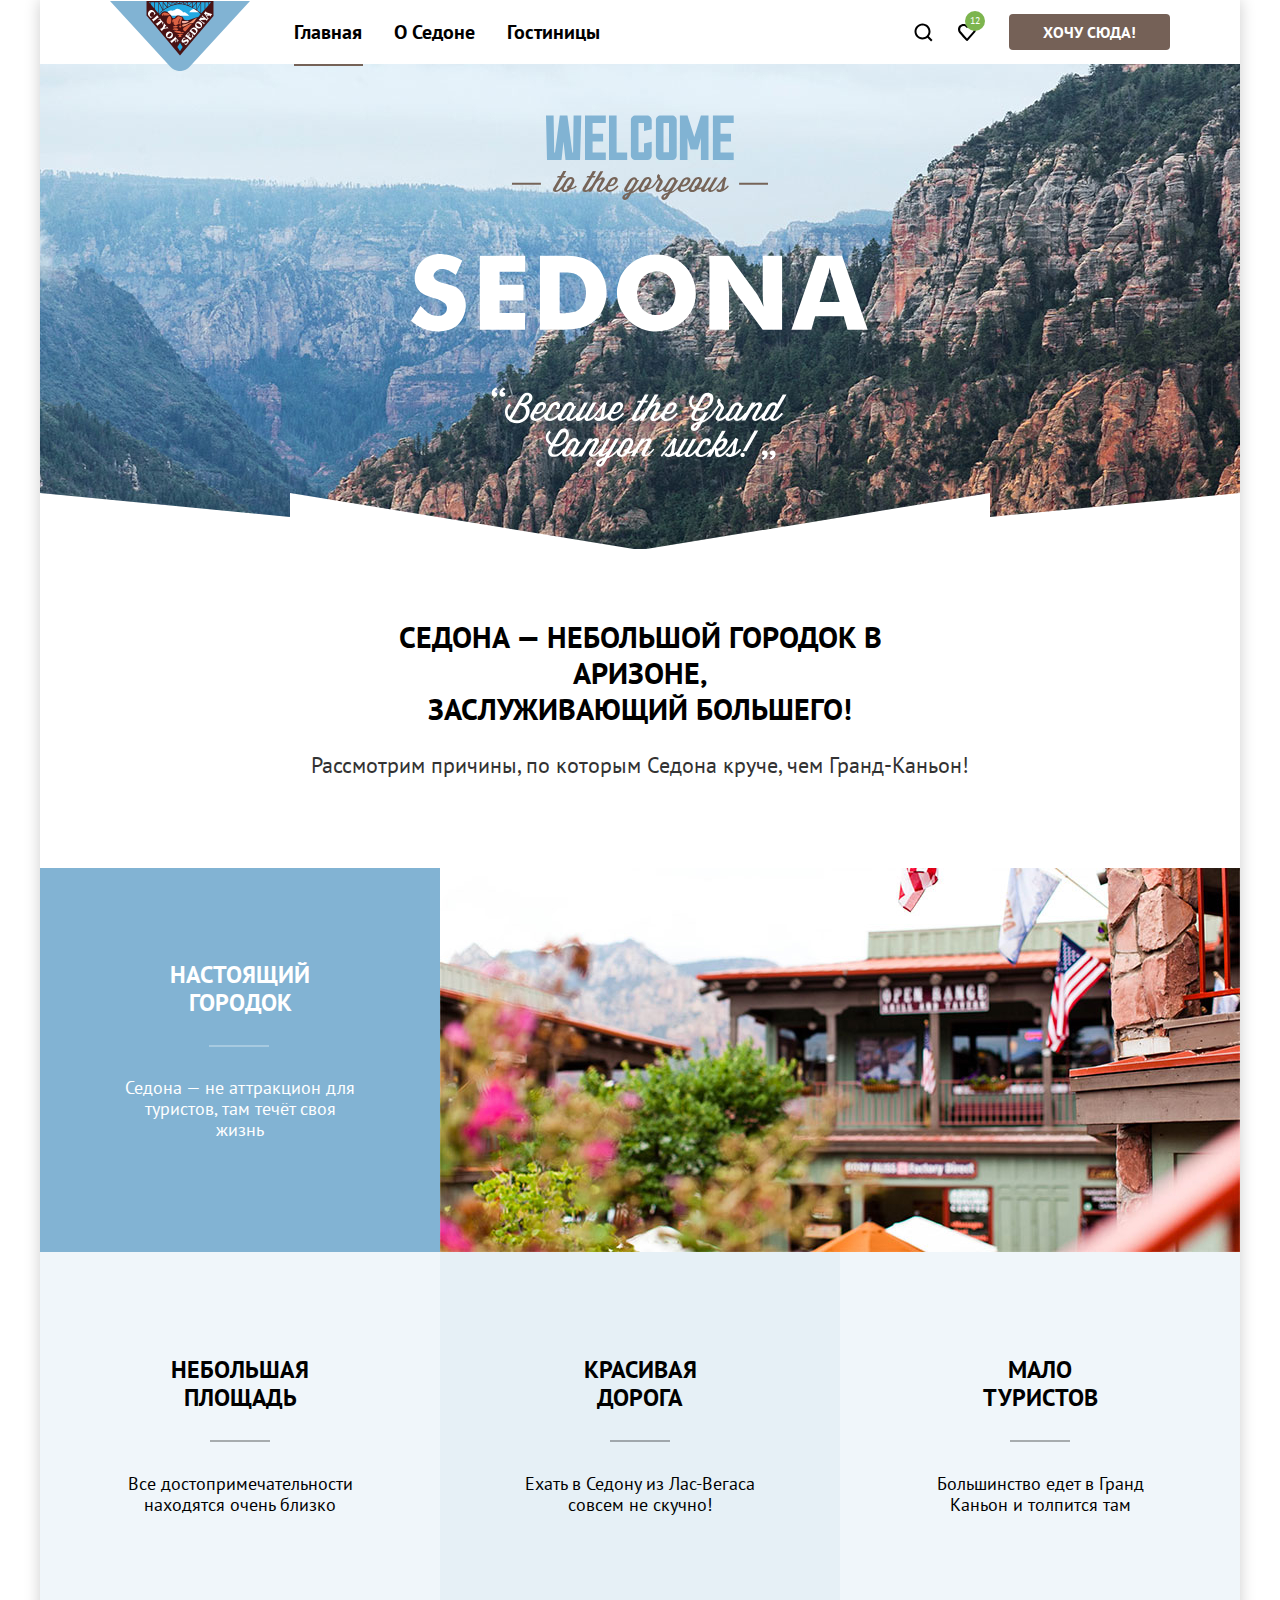
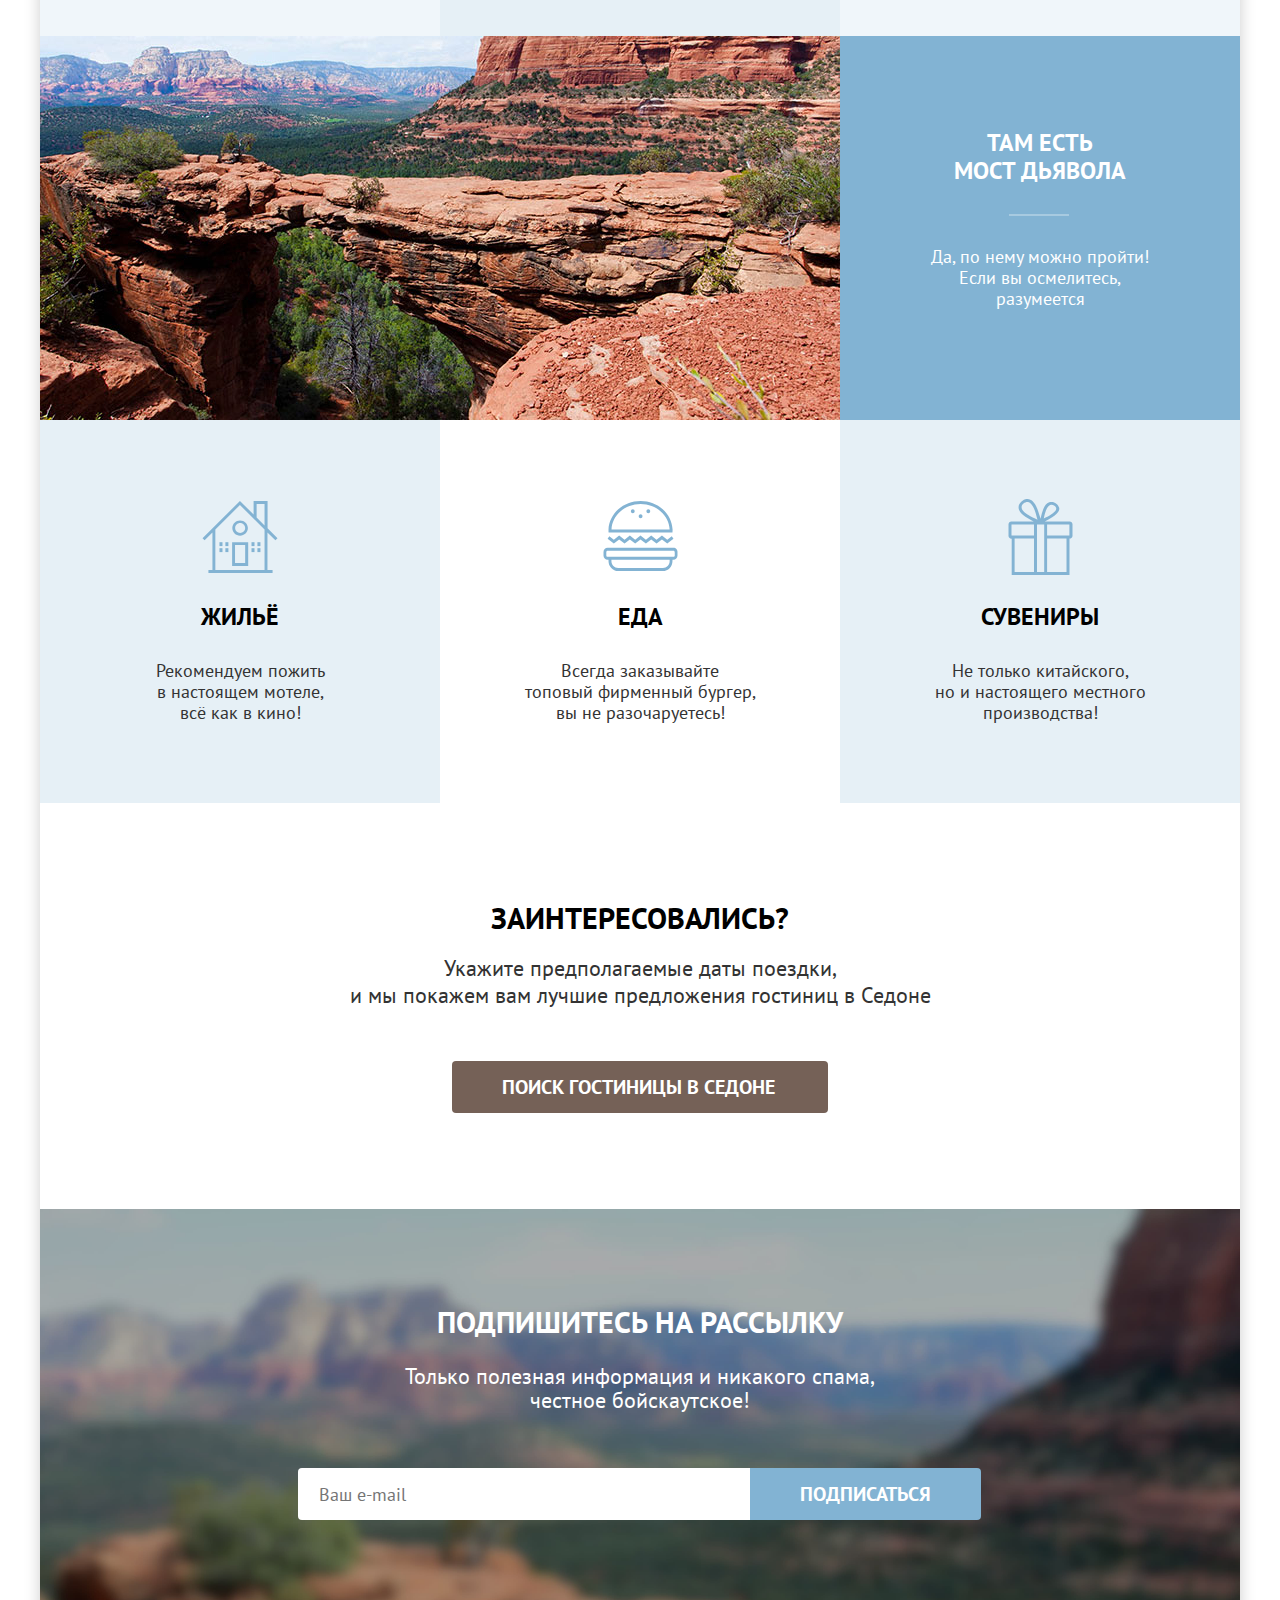
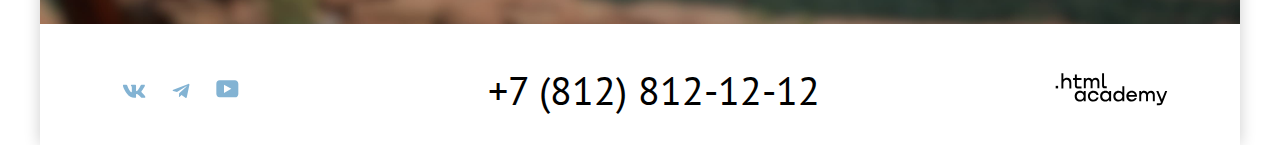
<file: index.html>
<!DOCTYPE html>
<html lang="ru">
<head>
  <meta charset="utf-8">
  <title>HTML Academy: Седона</title>
  <link rel="stylesheet" href="styles/styles.css">
  <link rel="icon" href="favicon.ico">
</head>
<body>
<div class="wrapper">
  <header class="page-header">
    <nav class="navigation">
      <div class="my-flex-container">
        <a class="logoLink" href="index.html">
          <img class="logo" src="images/logo-sedona.svg" height="70" width="140" alt="Логотип Седона.">
        </a>
        <ul class="navigation-list">
          <li class="navigation-item">
            <a class="navigation-link line" href="#">Главная</a>
          </li>
          <li class="navigation-item">
            <a class="navigation-link" href="#">О Седоне</a>
          </li>
          <li class="navigation-item">
            <a class="navigation-link" href="#">Гостиницы</a>
          </li>
        </ul>
      </div>
      <ul class="navigation-user">
        <li class="navigation-item2">
          <a class="navigation-link-search" href="#">
            <span class="visually-hidden">Поиск.</span>
          </a>
        </li>
        <li class="navigation-item2">
          <a class="likes" href="#">
            <div class="likes-num">12</div>
            <span class="visually-hidden">Избранное.</span>
          </a>
        </li>
        <li class="navigation-item2">
          <a class="navigation-link-button" href="#">Хочу сюда!</a>
        </li>
      </ul>
    </nav>
  </header>
  <main>
    <div class="banner">
    </div>
    <section class="welcome-block">
      <div class="welcome-text">
        <h1 class="welcome-text-h1">Седона — небольшой городок в Аризоне,<br> заслуживающий большего!</h1>
        <p class="welcome-text-p">Рассмотрим причины, по которым Седона круче, чем Гранд-Каньон!</p>
      </div>
    </section>
    <section class="city-block">
      <div class="city-block-1">
        <h2 class="city-title img-1">Настоящий городок</h2>
        <p class="city-description">Седона — не аттракцион для туристов, там течёт
          своя жизнь</p>
      </div>
      <img class="photo-2" alt="здания и флаги в Седоне." src="images/photo.jpg" width="800" height="384">
    </section>
    <section class="advantages-block">
      <div class="block-square">
        <h2 class="advantages-title">Небольшая<br> площадь</h2>
        <p class="advantages-description">Все достопримечательности<br> находятся очень близко</p>
      </div>
      <div class="block-road">
        <h2 class="advantages-title">Красивая<br> дорога</h2>
        <p class="advantages-description">Ехать в Седону из Лас-Вегаса<br> совсем не скучно!</p>
      </div>
      <div class="block-tourists">
        <h2 class="advantages-title">Мало<br> туристов</h2>
        <p class="advantages-description">Большинство едет в Гранд<br> Каньон и толпится там</p>
      </div>
    </section>
    <section class="bridge-block">
      <img class="photo-3" alt="Мост дьявола." src="images/photo-2.jpg" width="800" height="384">
      <div class="bridge-block-1">
        <h2 class="bridge-title">Там есть<br> мост дьявола</h2>
        <p class="bridge-description">Да, по нему можно пройти! Если вы осмелитесь,
          разумеется</p>
      </div>
    </section>
    <section class="promo-block">
      <div class="promo-house">
        <h2 class="promo-house-text">Жильё</h2>
        <p class="promo-subtitle">Рекомендуем пожить<br> в настоящем мотеле,<br> всё как в кино!</p>
      </div>
      <div class="promo-food">
        <h2 class="promo-food-text">Еда</h2>
        <p class="promo-subtitle">Всегда заказывайте<br> топовый фирменный бургер,<br> вы не разочаруетесь!</p>
      </div>
      <div class="souvenir-block">
        <h2 class="souvenir-block-text">Сувениры</h2>
        <p class="promo-subtitle">Не только китайского,<br> но и настоящего местного<br> производства!</p>
      </div>
    </section>
    <section class="index-columns-block">
      <h2 class="index-columns-title"><b>Заинтересовались?</b></h2>
      <p class="index-columns-description">Укажите предполагаемые даты поездки,<br> и мы покажем вам лучшие предложения
        гостиниц в Седоне</p>
      <a class="index-hotel-search" href="#">поиск гостиницы в седоне</a>
    </section>
    <section class="newsletter-block">
      <h2 class="newsletter-title">Подпишитесь на рассылку</h2>
      <p class="newsletter-title-p">Только полезная информация и никакого спама, честное бойскаутское!</p>
      <form class="form" action="http://echo.htmlacademy.ru/" method="post">
        <label for="newsletter-email">
          <span class="visually-hidden">Введите ваш email.</span>
        </label>
        <input class="field" placeholder="Ваш e-mail" type="email" name="newsletter-email"
               id="newsletter-email" required>
        <input class="button-subscribe" value="Подписаться" type="submit">
      </form>
    </section>
  </main>
  <footer class="footer-container">
    <div class="footer-social-list">
      <div class="footer-social-item">
        <a class="button" href="https://vk.com/htmlacademy">
          <img class="background-1" src="images/vk.svg" width="24" height="14" alt="Кнопка вконтакте.">
        </a>
      </div>
      <div class="footer-social-item">
        <a class="button" href="https://t.me/htmlacademy">
          <img class="background-2" src="images/telegram.svg" width="18" height="15" alt="Кнопка телеграм.">
        </a>
      </div>
      <div class="footer-social-item">
        <a class="button" href="https://www.youtube.com/user/htmlacademyru">
          <img class="background-3" src="images/yt.svg" width="23" height="18" alt="Кнопка ютуб.">
        </a>
      </div>
    </div>
    <div>
      <a class="contacts-phone" href="tel:+79876543210">+7 (812) 812-12-12</a>
    </div>
    <div class="html_academy">
      <a class="button" href="https://htmlacademy.ru">
        <img class="logo-1" src="images/html_academy.svg" height="33" width="115" alt="Логотип HTML Academy.">
      </a>
    </div>
  </footer>
</div>
</body>
</html>
</file>
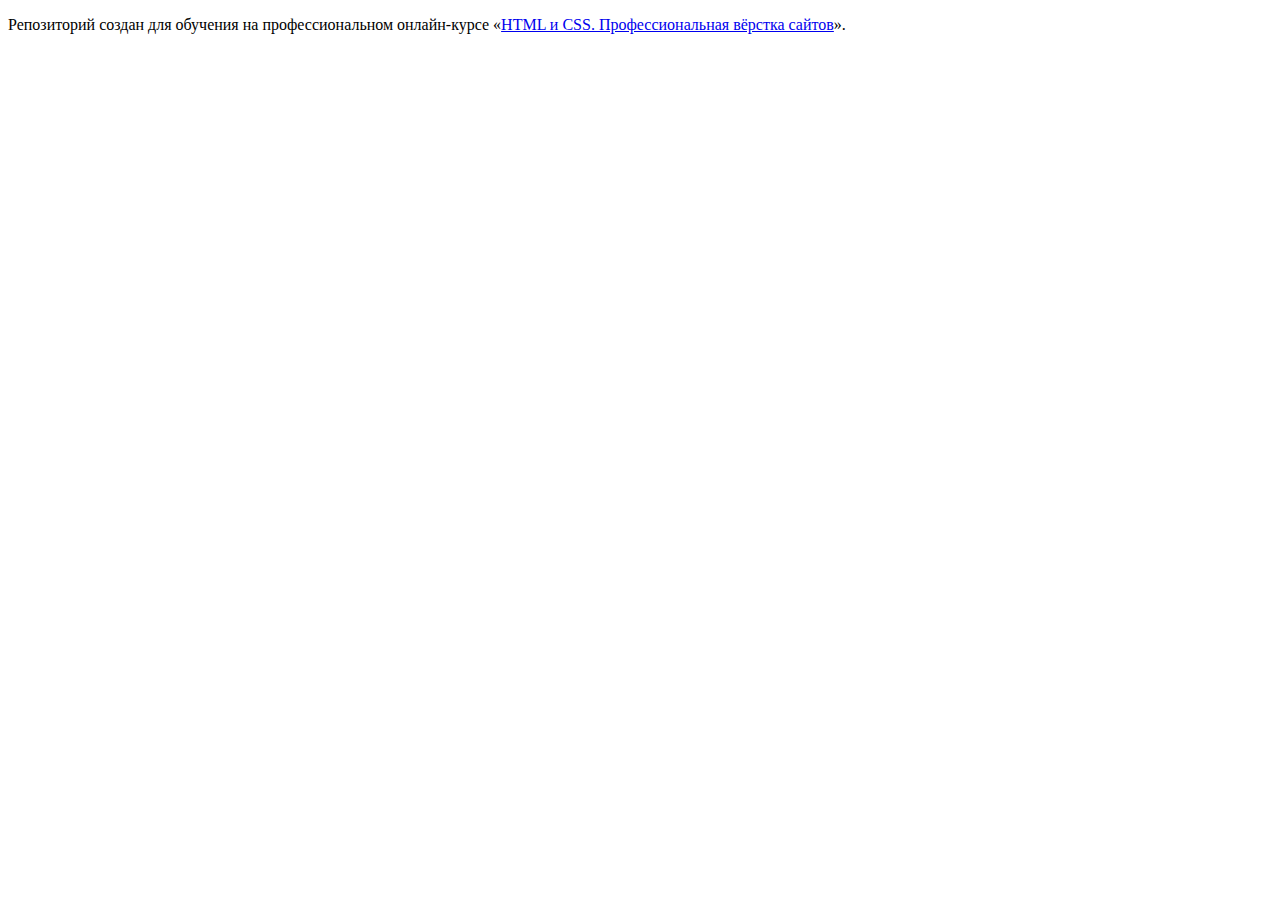
<file: 1/index.html>
<!DOCTYPE html>
<html lang="ru">
  <head>
    <meta charset="utf-8">
    <title>HTML Academy: Седона</title>
    <base href="https://htmlacademy-htmlcss.github.io/2102761-sedona-35/1/">
</head>
  <body>

    <p>Репозиторий создан для обучения на профессиональном онлайн‑курсе «<a href="https://htmlacademy.ru/intensive/htmlcss">HTML и CSS. Профессиональная вёрстка сайтов</a>».</p>

  </body>
</html>
</file>
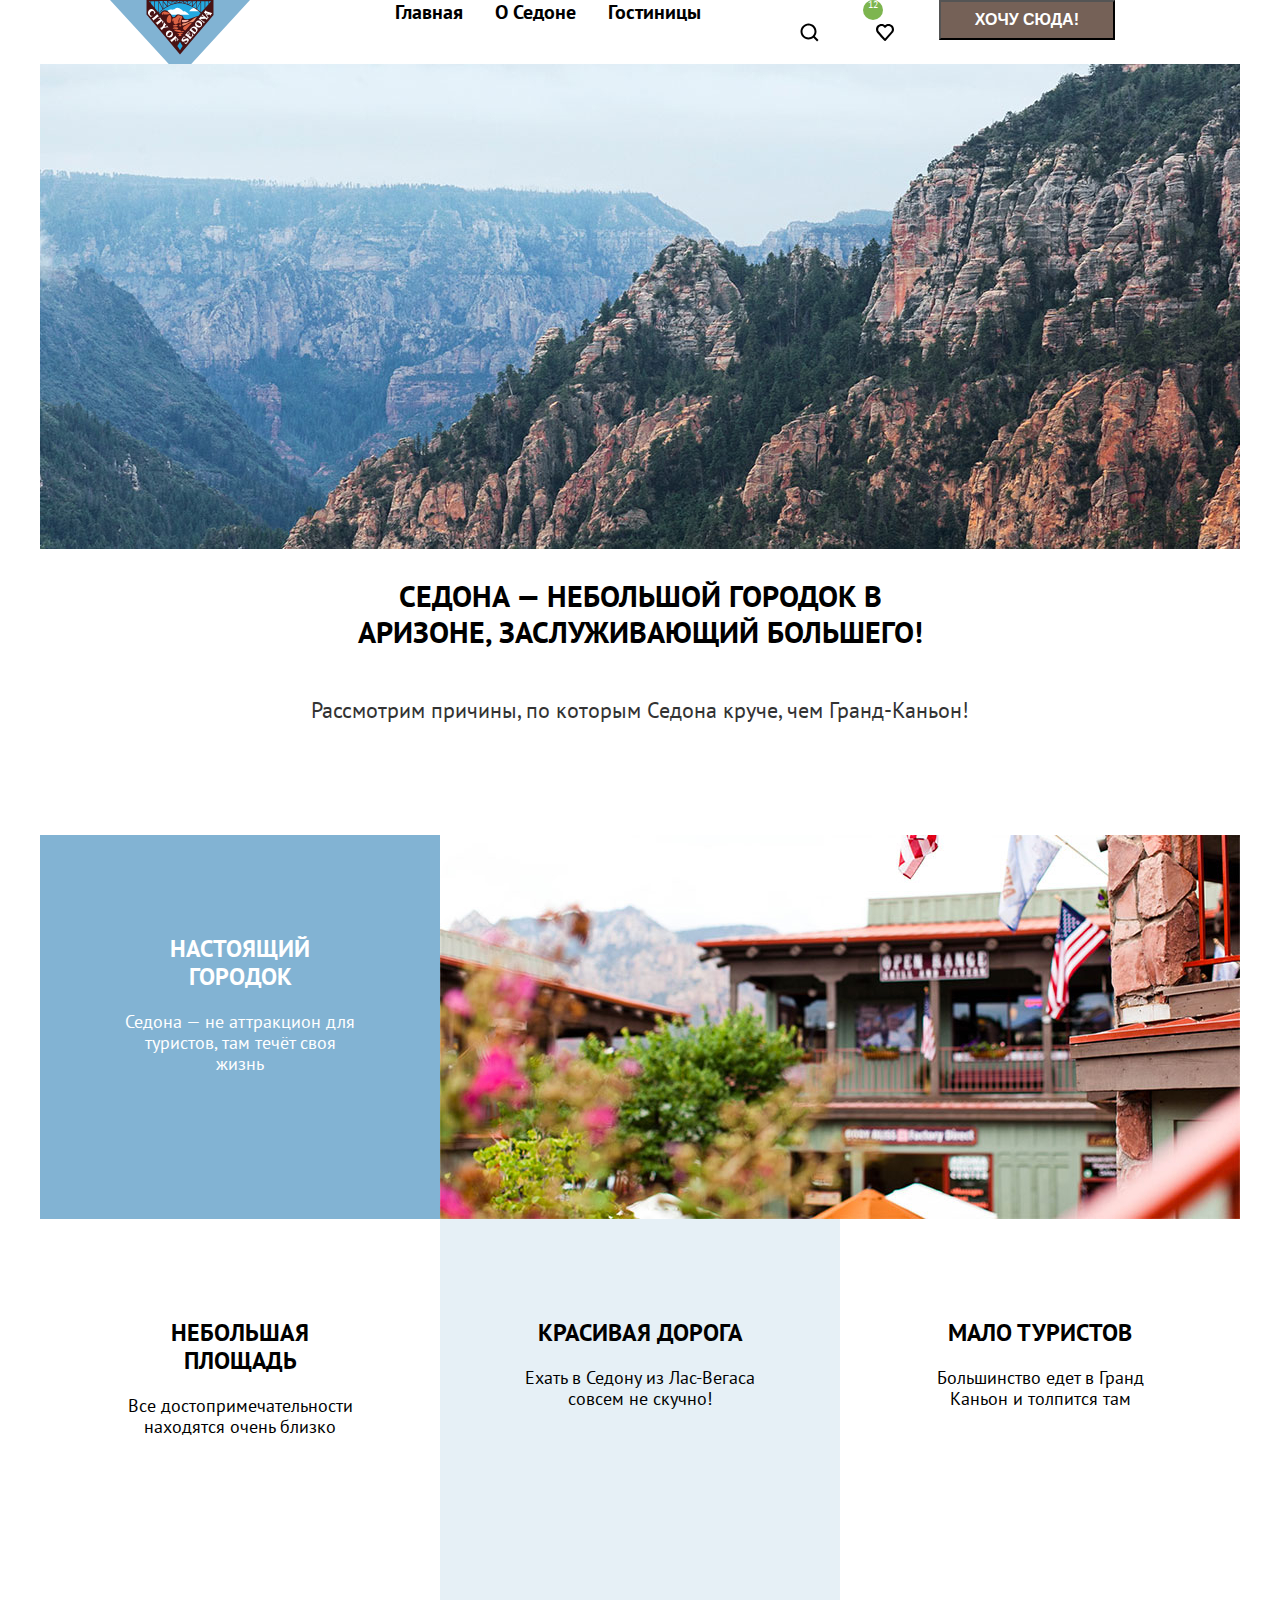
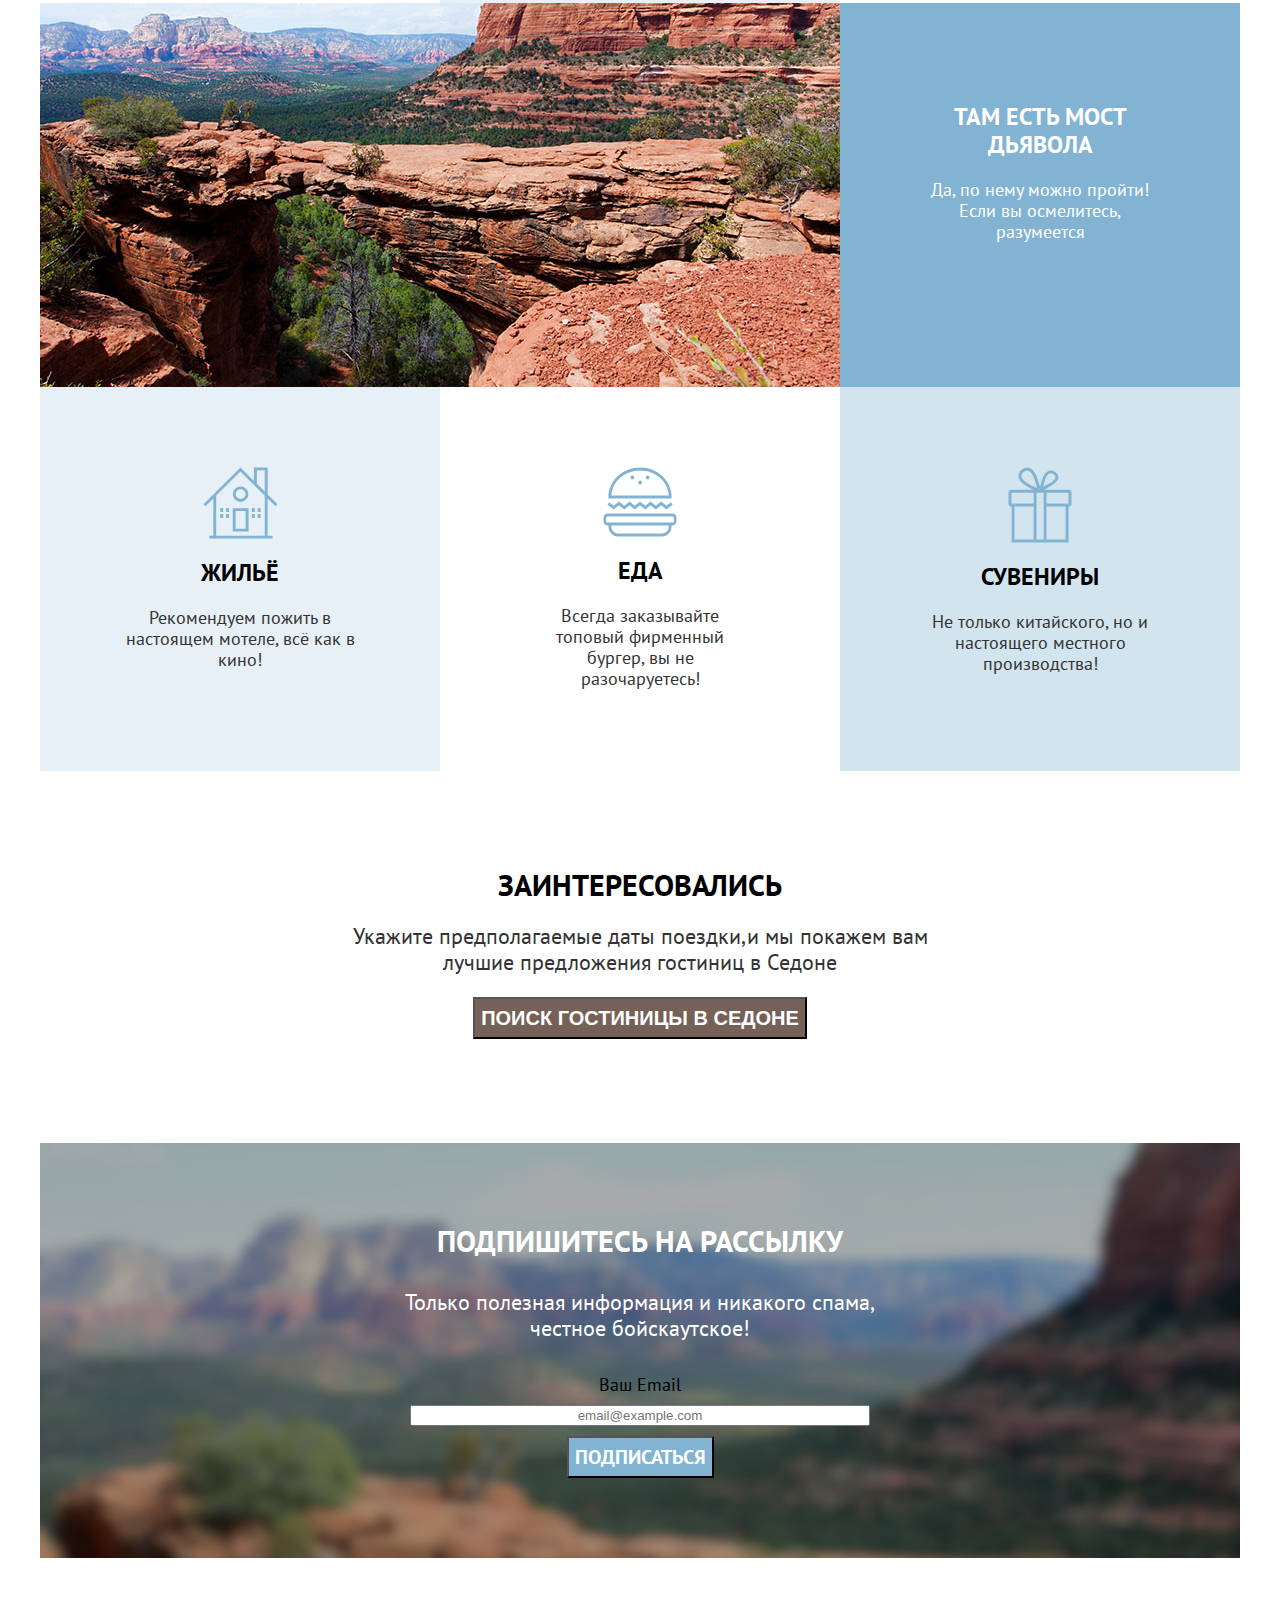
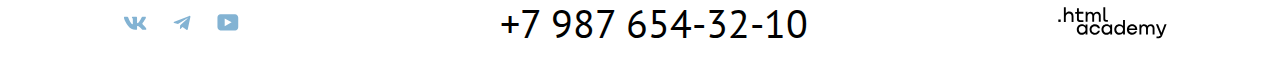
<file: 4/index.html>
<!DOCTYPE html>
<html lang="ru">

<head>
  <meta charset="utf-8">
  <title>HTML Academy: Седона</title>
  <link rel="stylesheet" href="styles/styles.css">
  <base href="https://htmlacademy-htmlcss.github.io/2102761-sedona-35/4/">
</head>

<body>
<main class="wrapper">
  <header class="page-header">
    <img class="logo" src="images/logo-sedona.svg" height="70" width="140" alt="Логотип Седона">
    <div class="my-flex-container">
      <nav class="navigation">
        <ul class="navigation-list">
          <li class="navigation-item">
            <a class="navigation-link" href="index.html">Главная</a>
          </li>
          <li class="navigation-item">
            <a class="navigation-link" href="#">О Седоне</a>
          </li>
          <li class="navigation-item">
            <a class="navigation-link" href="catalog.html">Гостиницы</a>
          </li>
        </ul>
        <ul class="navigation-list navigation-user">
          <li class="navigation-item">
            <a class="navigation-link-search" href="#"></a>
          </li>
          <li class="navigation-item">
            <a href="#" class="likes">
              <span class="likes-num">12</span>
            </a>
          </li>
          <li class="navigation-item">
            <div class=" ">
              <button class="navigation-link-button">ХОЧУ СЮДА!</button>
            </div>
          </li>
        </ul>
      </nav>
    </div>
  </header>

  <div class="main-container main-index">
    <div class="page-container">
      <img class="photo-1" alt="Горы Седоны" src="images/index-background.jpg" width="1200" height="485">
      <section class="advantages">
        <div class="index-columns-1">
          <h2 class="first-title">Седона — небольшой городок в Аризоне, заслуживающий большего!</h2>
          <p class="first-description">Рассмотрим причины, по которым Седона круче, чем Гранд-Каньон!</p>
        </div>
      </section>
    </div>
  </div>


  <section class="advantages advantages-blue ">
    <div class="advantages-block">
      <h2 class="advantages-title advantages-title-white">Настоящий городок</h2>
      <p class="advantages-description advantages-description-white">Седона — не аттракцион для туристов, там течёт
        своя
        жизнь</p>
    </div>
    <img class="photo-2" alt="здания и флаги в Седоне" src="images/photo-1.jpg" width="800" height="384">
  </section>

  <section class="advantages">
    <div class=" advantages-block">
      <h2 class="advantages-title ">Небольшая площадь</h2>
      <p class="advantages-description"> Все достопримечательности находятся очень близко</p>
    </div>

    <div class="advantages-gray advantages-block">
      <h2 class="advantages-title">Красивая дорога</h2>
      <p class="advantages-description">Ехать в Седону из Лас-Вегаса совсем не скучно!</p>
    </div>

    <div class="advantages-block">
      <h2 class="advantages-title">Мало туристов</h2>
      <p class="advantages-description">Большинство едет в Гранд Каньон и толпится там</p>
    </div>

  </section>

  <section class="advantages advantages-blue ">
    <img class="photo-3" alt="Мост дьявола" src="images/photo-2.jpg" width="800" height="384">
    <div class="advantages-block">
      <h2 class="advantages-title advantages-title-white">Там есть мост дьявола</h2>
      <p class="advantages-description advantages-description-white">Да, по нему можно пройти! Если вы осмелитесь,
        разумеется</p>
    </div>
  </section>


  <section class="advantages advantages-gray">
    <div class="advantages-block">
      <img class="advantages-img advantages-img1" src="images/House.svg" alt="дом" width="">
      <h2 class="advantages-title">Жильё</h2>
      <p class="advantages-subtitle">Рекомендуем пожить в настоящем мотеле, всё как в кино!</p>
    </div>


    <div class="advantages-block advantages-color-white">
      <img class="advantages-img advantages-img2" src="images/food.svg" alt="еда" width="">
      <h2 class="advantages-title">Еда</h2>
      <p class="advantages-subtitle">Всегда заказывайте топовый фирменный бургер, вы не разочаруетесь!</p>
    </div>

    <section class="advantages-gray">
      <div class="advantages-block">
        <img class="advantages-img advantages-img3" src="images/Souvenir.svg" alt="сувенир" width="">
        <h2 class="advantages-title">Сувениры</h2>
        <p class="advantages-subtitle">Не только китайского, но и настоящего местного производства!</p>
      </div>
    </section>
  </section>

  <section class="index-columns">
    <h2 class="second-title">Заинтересовались</h2>
    <p class="advantages-description-black">Укажите предполагаемые даты поездки,и мы покажем вам лучшие предложения
      гостиниц в Седоне</p>
    <button class="navigation-link-button-2">ПОИСК ГОСТИНИЦЫ В СЕДОНЕ</button>
  </section>


  <section class="newsletter">
    <div class="advantages-block4">
      <h2 class="second-title second-title-white">Подпишитесь на рассылку</h2>
      <p class="second-title-p">Только полезная информация и никакого спама, честное бойскаутское!</p>
      <label for="newsletter-email">Ваш Email</label>
      <input class="field" placeholder="email@example.com" type="email" name="newsletter-email"
             id="newsletter-email"
             required>
      <button class="button newsletter-button" type="submit">Подписаться</button>
    </div>
  </section>
</main>
</body>

<footer class="footer-container">
  <ul class="footer-social-list">
    <div class="footer-social-item">
      <a class="button" href="#">
        <img class="background-1" src="images/VК.svg" width="24" height="14" alt="">
        <span class="visually-hidden"></span>
      </a>
    </div>
    <div class="footer-social-item">
      <a class="button" href="#">
        <img class="background-2" src="images/Telegram.svg" width="18" height="15,1" alt="">
        <span class="visually-hidden"></span>
      </a>
    </div>
    <div class="footer-social-item">
      <a class="button" href="#">
        <img class="background-3" src="images/Yt.svg" width="22" height="17" alt="">
        <span class="visually-hidden"></span>
      </a>

    </div>
  </ul>
  <div class="footer-contacts">
    <a class="contacts-phone" href="tel:+79876543210">+7 987 654-32-10</a>
  </div>
  <a class="photo-logo-1">
    <img class="logo-1" src="images/HTML_Academy.svg" height="32,9" width="114,9" alt="Логотип HTML Academy">
  </a>
</footer>

</html>
</file>
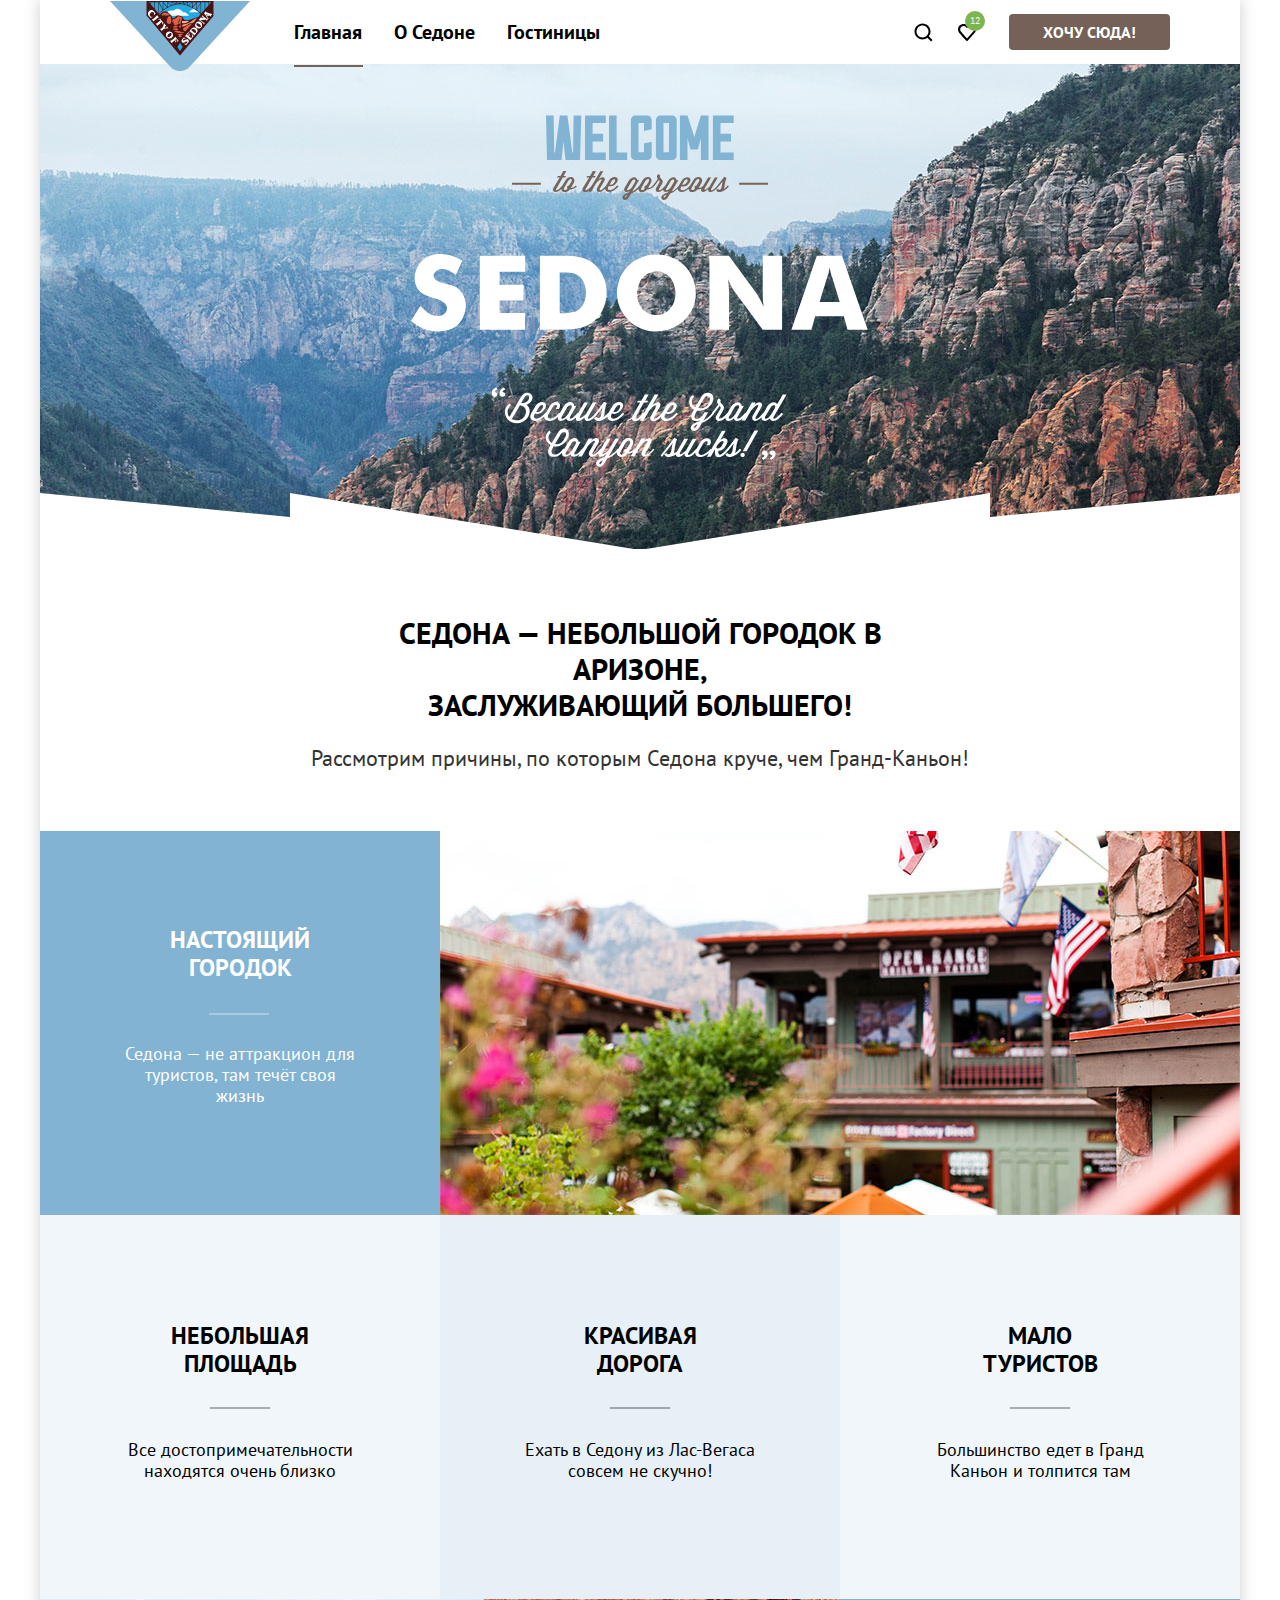
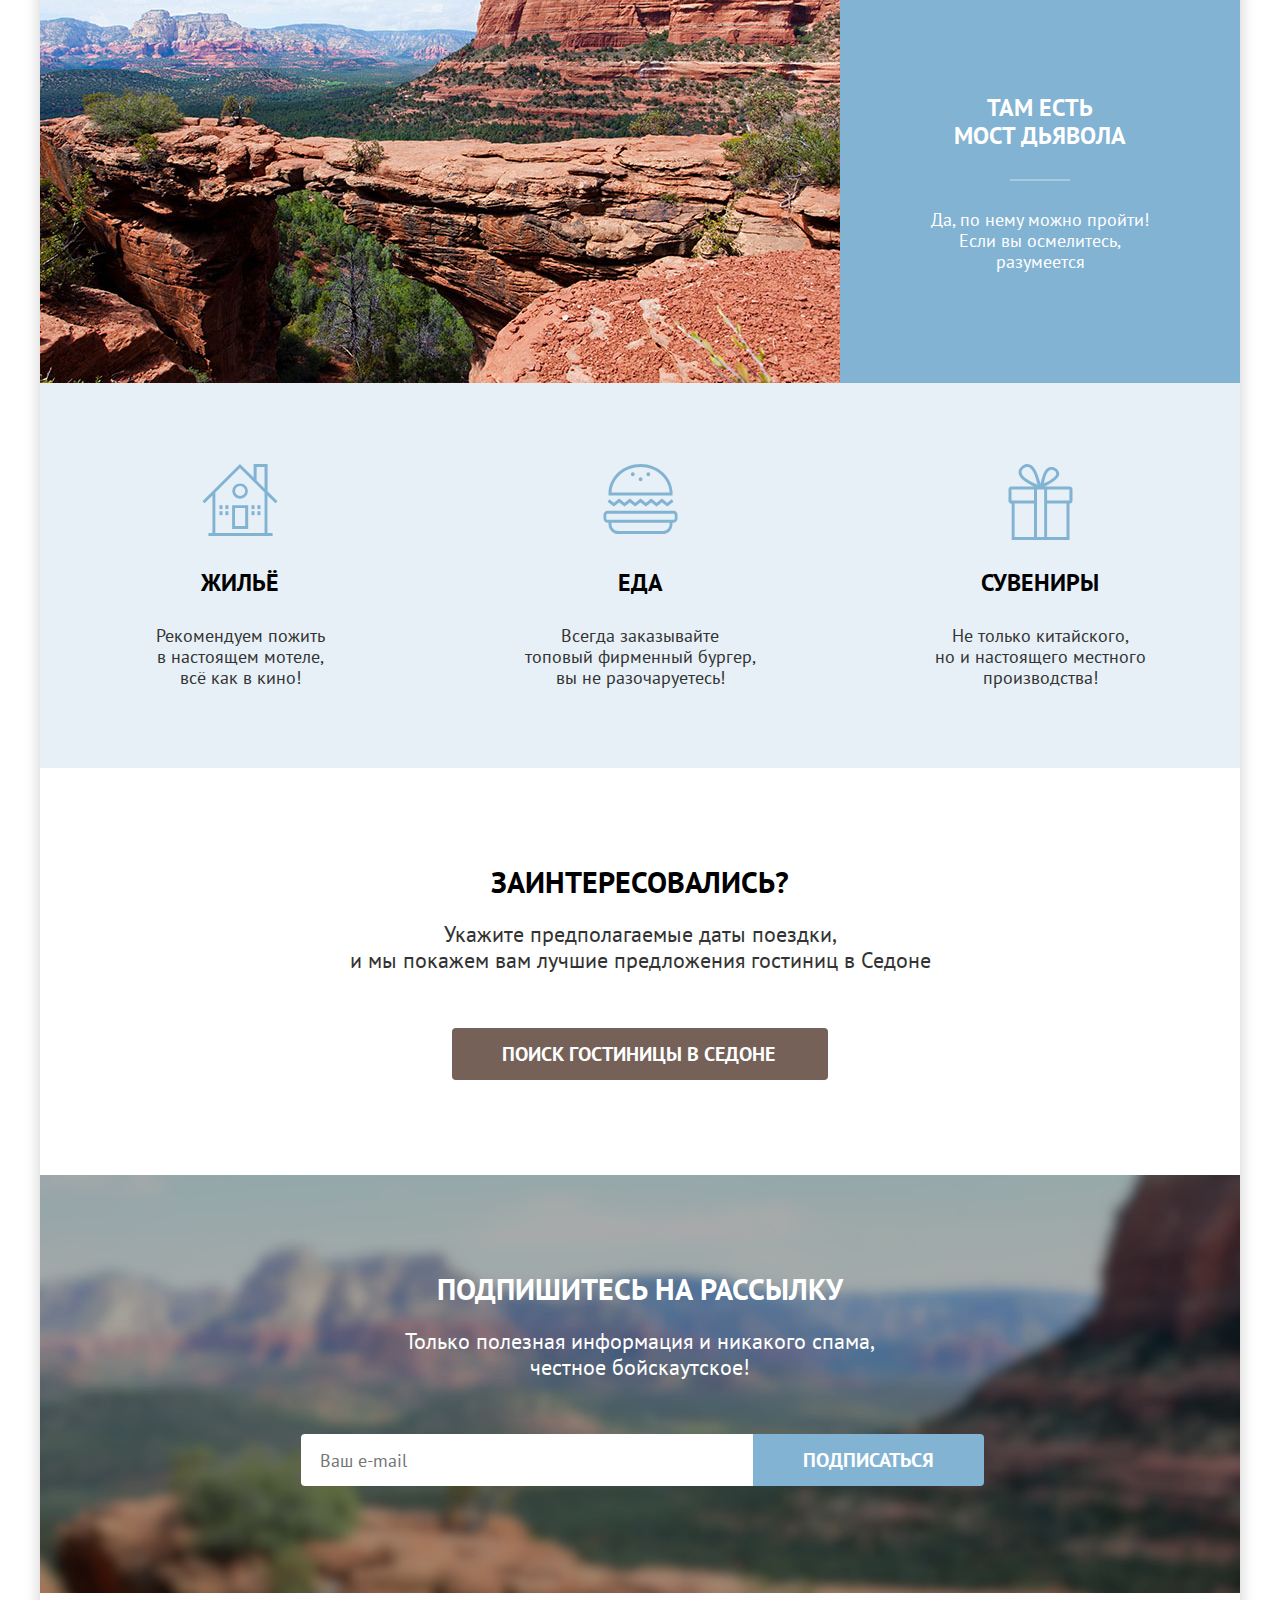
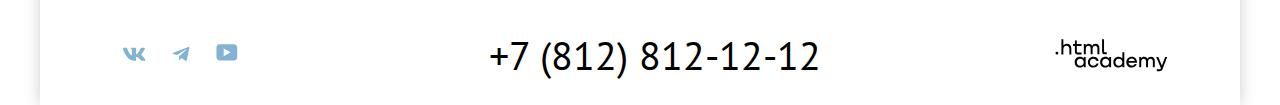
<file: 7/index.html>
<!DOCTYPE html>
<html lang="ru">
<head>
  <meta charset="utf-8">
  <title>HTML Academy: Седона</title>
  <link rel="stylesheet" href="styles/styles.css">
  <link rel="icon" href="favicon.ico">
  <link rel="icon" type="image/png" href="images/favicon.png">
  <base href="https://htmlacademy-htmlcss.github.io/2102761-sedona-35/7/">
</head>
<body>
<div class="wrapper">
  <header class="page-header">
    <nav class="navigation">
      <div class="my-flex-container">
        <a class="logoLink" href="index.html">
          <img class="logo" src="images/logo-sedona.svg" height="70" width="140" alt="Логотип Седона.">
        </a>
        <ul class="navigation-list">
          <li class="navigation-item">
            <a class="navigation-link line" href="#">Главная</a>
          </li>
          <li class="navigation-item">
            <a class="navigation-link" href="#">О Седоне</a>
          </li>
          <li class="navigation-item">
            <a class="navigation-link" href="#">Гостиницы</a>
          </li>
        </ul>
      </div>
      <ul class="navigation-user">
        <li class="navigation-item2">
          <a class="navigation-link-search" href="#">
            <span class="visually-hidden">Поиск.</span>
          </a>
        </li>
        <li class="navigation-item2">
          <a class="likes" href="#">
            <div class="likes-num">12</div>
            <span class="visually-hidden">Избранное.</span>
          </a>
        </li>
        <li class="navigation-item2">
          <a class="navigation-link-button" href="#">Хочу сюда!</a>
        </li>
      </ul>
    </nav>
  </header>
  <main>
    <div class="banner">
    </div>
    <section class="welcome-block">
      <div class="welcome-text">
        <h1 class="welcome-text-h1">Седона — небольшой городок в Аризоне,<br> заслуживающий большего!</h1>
        <p class="welcome-text-p">Рассмотрим причины, по которым Седона круче, чем Гранд-Каньон!</p>
      </div>
    </section>
    <section class="city-block">
      <div class="city-block-1">
        <h2 class="city-title img-1">Настоящий городок</h2>
        <p class="city-description">Седона — не аттракцион для туристов, там течёт
          своя жизнь</p>
      </div>
      <img class="photo-2" alt="здания и флаги в Седоне." src="images/photo.jpg" width="800" height="384">
    </section>
    <section class="advantages-block">
      <div class="block-square">
        <h2 class="advantages-title">Небольшая<br> площадь</h2>
        <p class="advantages-description"> Все достопримечательности <br>находятся очень близко</p>
      </div>
      <div class="block-road">
        <h2 class="advantages-title">Красивая<br> дорога</h2>
        <p class="advantages-description">Ехать в Седону из Лас-Вегаса <br>совсем не скучно!</p>
      </div>
      <div class="block-tourists">
        <h2 class="advantages-title">Мало <br>туристов</h2>
        <p class="advantages-description">Большинство едет в Гранд<br> Каньон и толпится там</p>
      </div>
    </section>
    <section class="bridge-block">
      <img class="photo-3" alt="Мост дьявола." src="images/photo-2.jpg" width="800" height="384">
      <div class="bridge-block-1">
        <h2 class="bridge-title">Там есть<br> мост дьявола</h2>
        <p class="bridge-description">Да, по нему можно пройти! Если вы осмелитесь,
          разумеется</p>
      </div>
    </section>
    <section class="promo-block">
      <div class="promo-house">
        <h2 class="promo-house-text">Жильё</h2>
        <p class="promo-subtitle">Рекомендуем пожить<br> в настоящем мотеле,<br> всё как в кино!</p>
      </div>
      <div class="promo-food">
        <h2 class="promo-food-text">Еда</h2>
        <p class="promo-subtitle">Всегда заказывайте<br> топовый фирменный бургер,<br> вы не разочаруетесь!</p>
      </div>
      <div class="souvenir-block">
        <h2 class="souvenir-block-text">Сувениры</h2>
        <p class="promo-subtitle">Не только китайского,<br> но и настоящего местного <br>производства!</p>
      </div>
    </section>
    <section class="index-columns-block">
      <h2 class="index-columns-title"><b>Заинтересовались?</b></h2>
      <p class="index-columns-description">Укажите предполагаемые даты поездки,<br> и мы покажем вам лучшие предложения
        гостиниц в Седоне</p>
      <a class="index-hotel-search" href="#">поиск гостиницы в седоне</a>
    </section>
    <section class="newsletter-block">
      <h2 class="newsletter-title">Подпишитесь на рассылку</h2>
      <p class="newsletter-title-p">Только полезная информация и никакого спама, честное бойскаутское!</p>
        <form class="form" action="http://echo.htmlacademy.ru/" method="post">
          <label for="newsletter-email">
            <span class="visually-hidden">Введите ваш email.</span>
          </label>
          <input class="field" placeholder="Ваш e-mail" type="email" name="newsletter-email"
                 id="newsletter-email" required>
          <button class="button-subscribe" type="submit">Подписаться</button>
        </form>
    </section>
  </main>
  <footer class="footer-container">
    <div class="footer-social-list">
      <div class="footer-social-item">
        <a class="button" href="https://vk.com/htmlacademy">
          <img class="background-1" src="images/vk.svg" width="24" height="14" alt="Кнопка вконтакте.">
        </a>
      </div>
      <div class="footer-social-item">
        <a class="button" href="https://t.me/htmlacademy">
          <img class="background-2" src="images/telegram.svg" width="18" height="15" alt="Кнопка телеграм.">
        </a>
      </div>
      <div class="footer-social-item">
        <a class="button" href="https://www.youtube.com/user/htmlacademyru">
          <img class="background-3" src="images/yt.svg" width="22" height="17" alt="Кнопка ютуб.">
        </a>
      </div>
    </div>
    <a class="contacts-phone" href="tel:+79876543210">+7 (812) 812-12-12</a>
    <div class="photo-logo-1">
      <a class="button" href="https://htmlacademy.ru"></a>
      <img class="logo-1" src="images/html_academy.svg" height="33" width="115" alt="Логотип HTML Academy.">
    </div>
  </footer>
</div>
</body>
</html>
</file>
<file: styles/styles.css>
@font-face {
  font-family: "PT Sans";
  font-style: italic;
  font-weight: 400;
  src: url("../fonts/ptsans-400.woff2") format("woff2");
  font-display: swap;
}

@font-face {
  font-family: "PT Sans";
  font-style: italic;
  font-weight: 700;
  src: url("../fonts/ptsans-700.woff2") format("woff2");
  font-display: swap;
}

html {
  height: 100%;
}

body {
  margin: 0 auto;
  display: flex;
  flex-direction: column;
  min-height: 100%;
  font-family: "PT Sans", sans-serif;
  position: relative;
  padding: 0;
  font-size: 18px;
  line-height: 21px;
  font-weight: normal;
  background-color: #FFFFFF;
  box-sizing: border-box;
}

.wrapper {
  width: 1200px;
  position: relative;
  margin: 0 auto;
  background-color: #ffffff;
  box-shadow: 0 0 15px rgba(0, 0, 5 , .2);
}

.visually-hidden {
  position: absolute;
  width: 1px;
  height: 1px;
  margin: -1px;
  border: 0;
  padding: 0;
  white-space: nowrap;
  clip-path: inset(100%);
  clip: rect(0 0 0 0);
  overflow: hidden;
}

.page-header {
  background-color: #ffffff;
  display: flex;
  flex-direction: row;
  justify-content: flex-start;
  gap: 105px;
  padding: 0 70px;
  width: 1200px;
  height: 64px;
  box-sizing: border-box;
  align-items: center;
  flex-grow: 1;
}

.navigation-item {
  list-style-type: none;
  display: flex;
}

.navigation-item2 {
  display: flex;
  gap: 25px;
}

.navigation-link {
  font-weight: 700;
  font-size: 20px;
  line-height: 24px;
  text-transform: capitalize;
  color: #000000;
  text-decoration: none;
  display: flex;
  justify-content: start;
  align-items: center;
}

.navigation-link:hover {
  color: #756257;
}

.navigation-link-likes {
  font-weight: 400;
  font-size: 10px;
  line-height: 10px;
  text-align: center;
}

.navigation-link-search {
  background-image: url("../images/search.svg");
  width: 44px;
  height: 64px;
  display: flex;
  flex-direction: row;
  justify-content: space-between;
  align-items: flex-start;
}

.likes {
  display: block;
  width: 44px;
  height: 64px;
  background-image: url("../images/vector.svg");
  background-repeat: no-repeat;
  background-position: center center;
  text-decoration: none;
}

.likes-num {
  text-align: center;
  display: flex;
  font-weight: 400;
  font-size: 10px;
  line-height: 10px;
  color: #ffffff;
  width: 20px;
  height: 20px;
  background: #7DB54F;
  border-radius: 50%;
  margin-left: 20px;
  align-items: center;
  margin-top: 11px;
  box-sizing: border-box;
  justify-content: center;
  flex-direction: column;
}

.line {
  position: relative;
}

.line::after {
  content: "";
  position: absolute;
  border: 2px;
  background-color: #756257;
  right: -1px;
  left: 0;
  bottom: 5px;
  height: 2px;
  z-index: 2;
}

.navigation-link-button {
  background: #756157;
  color: #FFFFFF;
  border-radius: 4px;
  padding: 8px 34px;
  border: none;
  font-weight: 700;
  font-size: 16px;
  line-height: 20px;
  white-space: nowrap;
  text-transform: uppercase;
  text-align: center;
  margin-left: 20px;
  font-family: "PT Sans", sans-serif;
  text-decoration: none;
}

.navigation-link-button:hover {
  background-color: #5A3D30;
}

.navigation {
  display: flex;
  width: 100%;
  justify-content: space-between;
}

.navigation-list {
  display: flex;
  gap: 32px;
  margin: 0;
  padding: 0;
  margin-left: 44px;
}

.logoLink {
  z-index: 2;
  margin-top: 7px;
}

.logo {
  display: block;
}

.my-flex-container {
  display: flex;
}

.welcome-block {
  display: flex;
  flex-direction: column;
  font-size: 30px;
  text-align: center;
  box-sizing: border-box;
}

.welcome-text {
  flex-direction: column;
  text-align: center;
  align-items: center;
  box-sizing: border-box;
  padding: 62px;
}

.welcome-text-h1 {
  width: 620px;
  font-weight: 700;
  font-size: 30px;
  line-height: 36px;
  text-align: center;
  text-transform: uppercase;
  box-sizing: border-box;
  margin-left: auto;
  margin-right: auto;
  margin-top: 8px;
  margin-bottom: 25px;
}

.welcome-text-p {
  font-weight: 400;
  font-size: 22px;
  line-height: 26px;
  text-align: center;
  color: #333333;
  text-decoration: none;
  margin-bottom: 28px;
}

.navigation-user {
  display: flex;
  justify-content: space-between;
  margin: 0;
  padding-left: 0;
  list-style-type: none;
  align-items: center;
}

.banner {
  background-color: #d3edfb;
  background: url("../images/background.jpg") 0 0 no-repeat;
  width: 100%;
  height: 485px;
  margin: 0 auto;
  position: relative;
}

.banner:before {
  content: '';
  background: url("../images/welcome.svg") 0 0 no-repeat;
  width: 458px;
  height: 352px;
  position: absolute;
  top: 51px;
  left: 371px;
}

.banner:after {
  content: '';
  background: url("../images/divider.svg") 0 0 no-repeat;
  display: block;
  width: 100%;
  height: 57px;
  position: absolute;
  top: 429px;
}

.advantages-list {
  display: flex;
  justify-content: space-between;
  text-align: center;
  margin: 0;
  padding: 0;
}

.photo-2 {
  width: 800px;
}

.photo-3 {
  width: 800px;
}

.advantages-item {
  width: 277px;
}

.advantages-title {
  font-weight: 700;
  font-size: 24px;
  line-height: 28px;
  text-align: center;
  text-transform: uppercase;
  margin: 0 0 61px;
  position: relative;
}

.advantages-title:before {
  content: "";
  position: absolute;
  width: 60px;
  height: 2px;
  background-color:#000000;
  opacity: .3;
  bottom: -30px;
  left: 50%;
  transform: translateX(-50%);
}

.promo-subtitle {
  font-weight: 400;
  font-size: 18px;
  line-height: 21px;
  text-align: center;
  color: #333333;
  align-content: center;
  padding-top: 9px;
}

.promo-food {
  width: 400px;
  padding-top: 153px;
  background: #FFFFFF;
  background-image: url("../images/food.svg");
  background-repeat: no-repeat;
  background-position: 50% 81px;
  padding-bottom: 62px;
}

.promo-food-text {
  font-weight: 700;
  font-size: 24px;
  line-height: 28px;
  text-align: center;
  text-transform: uppercase;
  padding-top: 10px;
}

.city-block {
  display: grid;
  grid-template-columns: 1fr 2fr;
  justify-content: space-between;
  text-align: center;
}

.advantages-block {
  display: grid;
  grid-template-columns:  1fr 1fr 1fr;
  font-size: 30px;
  text-align: center;
}

.city-block-1 {
  width: 400px;
  height: 384px;
  background-repeat: no-repeat;
  background-size: auto, cover;
  box-sizing: border-box;
  padding: 0 85px;
  background: #82B3D3;
  display: flex;
  flex-direction: column;
  align-items: center;
}

.city-title:before{
  content: "";
  position: absolute;
  width: 60px;
  height: 2px;
  background-color: #fff;
  opacity: .3;
  margin-top: 84px;
  margin-left: 39px;
}

.line-gray {
  width: 60px;
  height: 2px;
  background-color: #000000;
  opacity: .3;
  margin-bottom: 12px;
}

.city-title {
  font-weight: 700;
  font-size: 24px;
  line-height: 28px;
  text-transform: uppercase;
  color: #ffffff;
  padding-top: 79px;
  position: relative;
  margin-top: 14px;
}

.city-description {
  font-size: 18px;
  line-height: 21px;
  text-align: center;
  color: #ffffff;
  padding-top: 22px;
}

.promo-block {
  display: grid;
  grid-template-columns: 1fr 1fr 1fr;
  font-size: 30px;
  text-align: center;
  justify-content: space-between;
}

.promo-house {
  width: 400px;
  box-sizing: border-box;
  padding-top: 154px;
  background: rgba(131, 179, 211, 0.2);
  background-image: url("../images/house.svg");
  background-repeat: no-repeat;
  background-position: 50% 81px;
  padding-bottom: 62px;
}

.promo-house-text {
  font-weight: 700;
  font-size: 24px;
  line-height: 28px;
  text-align: center;
  text-transform: uppercase;
  padding-top: 9px;
}

.souvenir-block {
  width: 400px;
  box-sizing: border-box;
  padding-top: 154px;
  background: rgba(131, 179, 211, 0.2);
  background-image: url(../images/souvenir.svg);
  background-repeat: no-repeat;
  background-position: 50% 79px;
  padding-bottom: 62px;
}

.block-square {
  width: 400px;
  height: 384px;
  background-size: auto, cover;
  box-sizing: border-box;
  background: rgba(131, 179, 211, 0.12);
  display: flex;
  flex-direction: column;
  align-items: center;
  padding-top: 104px;
}

.block-road {
  width: 400px;
  height: 384px;
  background-size: auto, cover;
  box-sizing: border-box;
  background: rgba(131, 179, 211, 0.2);
  display: flex;
  flex-direction: column;
  align-items: center;
  padding-top: 104px;
}

.block-tourists {
  width: 400px;
  height: 384px;
  background-size: auto, cover;
  box-sizing: border-box;
  background: rgba(131, 179, 211, 0.12);
  display: flex;
  flex-direction: column;
  align-items: center;
  padding-top: 104px;
}

.souvenir-block-text {
  font-weight: 700;
  font-size: 24px;
  line-height: 28px;
  text-align: center;
  text-transform: uppercase;
  padding-top: 9px;
}

.bridge-block {
  display: grid;
  grid-template-columns: 2fr 1fr;
  font-size: 30px;
  text-align: center;
}

.bridge-block-1 {
  width: 400px;
  background-repeat: no-repeat;
  background-size: auto, cover;
  box-sizing: border-box;
  padding: 75px 85px;
  color: #ffffff;
  background: #82B3D3;
  display: flex;
  flex-direction: column;
  align-items: center;
}

.bridge-title {
  font-weight: 700;
  font-size: 24px;
  line-height: 28px;
  text-align: center;
  text-transform: uppercase;
  color: #ffffff;
  position: relative;
  margin-top: 18px;
}

.bridge-title:before {
  content: "";
  position: absolute;
  width: 60px;
  height: 2px;
  background-color: #fff;
  opacity: .3;
  margin-top: 85px;
  margin-left: 22px;
}

.bridge-description {
  font-size: 18px;
  line-height: 21px;
  text-align: center;
  color: #ffffff;
  padding-top: 23px;
}

.advantages-description {
  font-size: 18px;
  line-height: 21px;
  text-align: center;
  margin: 0;
}

.field {
  width: 452px;
  font-size: 18px;
  font-weight: 400;
  line-height: 26px;
  text-align: left;
  box-sizing: border-box;
  font-family: "PT Sans", sans-serif;
  border-top-left-radius: 4px;
  border-bottom-left-radius: 4px;
  overflow: hidden;
  padding: 14px 0 12px 21px;
  border: 3px;
}

.field:hover {
  background-color: #DCDCDC;
}

.form {
  display: flex;
  justify-content: center;
  padding-right: 1px;
}

.second-title-1 {
  font-weight: 700;
  font-size: 30px;
  line-height: 36px;
  text-align: center;
  text-transform: uppercase;
}

.newsletter-block {
  background-image: url("../images/photo-1.jpg");
  display: flex;
  flex-direction: column;
  justify-content: center;
  align-items: center;
  padding-top: 95px;
  padding-bottom: 104px;
  flex: none;
  box-sizing: border-box;
  background-size: cover;
}

.newsletter-title {
  font-weight: 700;
  font-size: 30px;
  line-height: 36px;
  text-align: center;
  text-transform: uppercase;
  color: #FFFFFF;
  margin: 0;
  margin-bottom: 2px;
}

.newsletter-title-p {
  width: 475px;
  font-weight: 400;
  font-size: 22px;
  line-height: 24px;
  text-align: center;
  color: #FFFFFF;
  display: flex;
  box-sizing: border-box;
  margin-bottom: 56px;
}

.index-columns-block {
  display: flex;
  flex-direction: column;
  align-items: center;
  box-sizing: border-box;
  padding: 98px 304px 96px;
}

.index-columns-title {
  font-weight: 700;
  font-size: 30px;
  line-height: 33px;
  text-align: center;
  color: #000000;
  margin: 0;
  margin-bottom: -1px;
  text-transform: uppercase;
}

.index-columns-description {
  font-weight: 400;
  font-size: 22px;
  line-height: 27px;
  text-align: center;
  color: #333333;
  display: flex;
  margin-bottom: 52px;
}

.index-hotel-search {
  color: #FFFFFF;
  background: #756157;
  border-radius: 4px;
  flex-wrap: nowrap;
  padding: 8px 50px;
  box-sizing: border-box;
  border: none;
  width: 376px;
  white-space: nowrap;
  font-family: "PT Sans", sans-serif;
  font-weight: 700;
  font-size: 20px;
  line-height: 36px;
  display: flex;
  align-items: center;
  text-align: center;
  text-transform: uppercase;
  text-decoration: none;
}

.index-hotel-search:hover {
  background-color: #5A3D30;
}

.button-subscribe {
  font-family: "PT Sans", sans-serif;
  padding: 8px 50px;
  background: #82B3D3;
  font-weight: 700;
  font-size: 20px;
  line-height: 36px;
  text-align: center;
  text-transform: uppercase;
  color: #FFFFFF;
  border: none;
  border-top-right-radius: 4px;
  border-bottom-right-radius: 4px;
}

.button-subscribe:hover {
  background-color: #7FC7FF;
}

.contacts-phone {
  font-size: 40px;
  line-height: 39px;
  color: #000000;
  padding-left: 169px;
  display: flex;
  justify-content: center;
  align-items: center;
  text-decoration: none;
  white-space: nowrap;
}

.contacts-phone:active,
.contacts-phone:focus {
  color: #756257;
}

.contacts-phone:hover {
  color: #756257;
}

.footer-container {
  display: flex;
  justify-content: space-between;
  margin: 0 auto;
  padding-top: 47px;
  padding-bottom: 33px;
  box-sizing: border-box;
}

.footer-social-list {
  display: grid;
  grid-template-columns: 1fr 1fr 1fr;
  justify-content: space-between;
  padding-left: 69px;
  margin: 0;
  max-width: 47px;
}

.footer-social-item {
  padding: 0 13px;
  list-style-type: none;
  display: flex;
  align-items: center;
  box-sizing: border-box;
  margin: 0;
  width:100%
}

.footer-social-item .button:hover {
  opacity: 0.5;
}

.html_academy {
  display: flex;
  align-items: end;
}

.html_academy .button:hover {
  opacity: 0.7;
}

.logo-1 {
  width: 115px;
  justify-content: start;
  margin: 2px 71px;
}
</file>
<file: 4/styles/styles.css>
@font-face {
  font-family: "PT Sans";
  font-style: italic;
  font-weight: 400;
  src: url("../fonts/ptsans-400.woff2") format("woff2");
  font-display: swap;
}

@font-face {
  font-family: "PT Sans";
  font-style: italic;
  font-weight: 700;
  src: url("../fonts/ptsans-700.woff2") format("woff2");
  font-display: swap;
}

html {
  height: 100%;
}

body {
  margin: 0 auto;
  display: flex;
  flex-direction: column;
  min-height: 100%;
  font-family: "PT Sans", sans-serif;
  position: relative;
  width: 1200px;
  padding: 0;
  font-size: 18px;
  line-height: 21px;
  font-weight: normal;
  background-color: #FFFFFF;
  box-sizing: border-box;
}

.page-header {
  background-color: #ffffff;
  display: flex;
  flex-direction: row;
  justify-content: flex-start;
  align-items: flex-start;
  gap: 105px;
  padding: 0 70px;
  Width: 1200px;
  Height: 64px;
}


.wrapper {

}

.navigation-item {
  list-style-type: none;
  display: flex;

}

.navigation-link {
  font-style: normal;
  font-weight: 700;
  font-size: 20px;
  line-height: 24px;
  text-transform: capitalize;
  color: #000000;
  text-decoration: none;
  display: flex;

  justify-content: start;
}

.navigation-link-likes {
  font-style: normal;
  font-weight: 400;
  font-size: 10px;
  line-height: 10px;
  text-align: center;
}

.navigation-link-search {
  background-image: url("../images/Поиск.svg");
  width: 44px;
  height: 64px;
  display: flex;
  flex-direction: row;
  justify-content: space-between;
  align-items: flex-start;
}

.likes {
  display: block;
  width: 44px;
  height: 64px;
  background-image: url("../images/Vector.svg");
  background-repeat: no-repeat;
  background-position: center center;
  text-decoration: none;

}

.likes-num {
  background-image: url("../images/Rectangle 61.svg");
  background: #7DB54F;
  text-align: center;

  display: block;
  width: 20px;
  height: 20px;
  border-radius: 50%;
  font-style: normal;
  font-weight: 400;
  font-size: 10px;
  line-height: 10px;
  color: #ffffff;

}


.navigation-link-button {
  background: #756157;
  font-style: normal;
  font-weight: 700;
  font-size: 16px;
  line-height: 20px;
  display: flex;
  align-items: center;
  text-align: center;
  color: #FFFFFF;
  white-space: nowrap;
  padding: 8px 34px;

}

.navigation-link-search {
  font-style: normal;
  font-weight: 400;
  font-size: 10px;
  line-height: 10px;
  text-align: center;
}

.main-container {
  flex-grow: 1;
}

.navigation {
  display: flex;
  margin: 0 auto;
}

.navigation-list {
  width: 430px;
  margin: 0;
  display: flex;
  justify-content: start;
  gap: 32px;
}

.logo {
  display: block;

}

.my-flex-container {
  display: flex;
  flex-direction: column;
}

.index-columns-1 {
  Width: 1200px;
  height: 282px;
  flex-direction: column;
  text-align: center;
  display: flex;
  align-items: center;
  box-sizing: border-box;


}

.navigation-user {
  max-width: 250px;
  margin-left: auto;
  display: flex;
  justify-content: end;
}

.main-index {
  background-color: #ffffff;
  background-image: url("../images/index-background.jpg");
  background-size: 100% auto;
  background-repeat: no-repeat;
}

.photo-1 {
  width: 1200px;
}

.first-title {
  width: 620px;
  font-style: normal;
  font-weight: 700;
  font-size: 30px;
  line-height: 36px;
  text-align: center;
  text-transform: uppercase;
  box-sizing: border-box;
  margin-left: auto;
  margin-right: auto;

}

.first-description {
  font-style: normal;
  font-weight: 400;
  font-size: 22px;
  line-height: 26px;
  text-align: center;
  color: #333333;
  text-decoration: none;
}

.advantages-list {
  display: flex;
  justify-content: space-between;
  text-align: center;
  margin: 0;
  padding: 0;
}

.photo-2 {
  width: 800px;
}

.photo-3 {
  width: 800px;
}

.advantages-item {
  width: 277px;
}

.advantages-title {
  font-style: normal;
  font-weight: 700;
  font-size: 24px;
  line-height: 28px;
  text-align: center;
  text-transform: uppercase;
}

.advantages-subtitle {
  font-style: normal;
  font-weight: 400;
  font-size: 18px;
  line-height: 21px;
  text-align: center;
  color: #333333;
  align-content: center;
}

.advantages-color-white {
  background: #FFFFFF;
}

.advantages {
  display: flex;
  justify-content: space-between;
  font-style: normal;
  font-size: 30px;
  text-align: center;

}

.advantages-description-white {
  color: #ffffff;
}

.advantages-block {
  width: 400px;
  height: 384px;
  background-repeat: no-repeat;
  background-size: auto, cover;
  box-sizing: border-box;
  padding: 80px 85px;
}

.advantages-img {
  margin: auto;
  display: block;
}

.advantages-img1 {
  width: 75px;
  height: 72px;
}

.advantages-img2 {
  width: 74px;
  height: 70px;
}

.advantages-img3 {
  width: 64px;
  height: 76px;
}


.advantages-blue {
  background: #82B3D3;
}

.advantages-gray {
  background: rgba(131, 179, 211, 0.2);
}

.advantages-title-white {
  color: #ffffff;
}

.advantages-description {
  font-style: normal;
  font-size: 18px;
  line-height: 21px;
  text-align: center;

}

.second-title {
  font-style: normal;
  font-weight: 700;
  font-size: 30px;
  line-height: 36px;
  text-align: center;
  color: #000000;
  margin-bottom: 20px;
  margin-top: 0;
  text-transform: uppercase;
}

.second-title-white {
  color: #FFFFFF;
  flex: none;

}

.navigation-link-button-2 {
  font-style: normal;
  font-weight: 700;
  font-size: 20px;
  line-height: 36px;
  display: flex;
  align-items: center;
  text-align: center;
  color: #FFFFFF;
  background: #756157;
}

.field {
  align-items: center;

  flex-direction: row;
  flex: none;
  display: flex;
  width: 452px;
  text-align: center;
  color: #FFFFFF;
}

.second-title-1 {
  font-style: normal;
  font-weight: 700;
  font-size: 30px;
  line-height: 36px;
  text-align: center;
  text-transform: uppercase;
}

.advantages-block4 {
  background-image: url("../images/photo.jpg");
  display: flex;
  flex-direction: column;
  justify-content: center;
  align-items: center;
  gap: 10px;
  width: 1200px;
  height: 414.86px;
  flex: none;
  box-sizing: border-box;
  background-size: cover;
}

.second-title-p {
  font-style: normal;
  Width: 475px;
  Height: 52.51px;
  font-weight: 400;
  font-size: 22px;
  line-height: 26px;
  text-align: center;
  color: #FFFFFF;
  display: flex;
  margin-top: 0;
  box-sizing: border-box;
  margin-left: auto;
  margin-right: auto;

}

.newsletter-email {
  font-style: normal;
  font-weight: 400;
  font-size: 18px;
  line-height: 24px;
  display: flex;
  align-items: center;
  color: #000000;
  width: 87px;
  Height: 24px;
}

.advantages-description-black {
  font-style: normal;
  font-weight: 400;
  font-size: 22px;
  line-height: 26px;
  text-align: center;
  color: #333333;
  display: flex;
  margin-top: 0;
}

.index-columns {
  display: flex;
  flex-direction: column;
  align-items: center;
  width: 1200px;
  box-sizing: border-box;
  padding: 96px 304px 104px;
}

.button {
  font-family: 'PT Sans', sans-serif;
  font-style: normal;
  font-weight: 700;
  font-size: 20px;
  line-height: 36px;
  display: flex;
  align-items: center;
  text-align: center;
  text-transform: uppercase;
  color: #FFFFFF;
}

.newsletter-button {
  background: #82B3D3;
}

.contacts-phone {
  width: 331px;
  font-style: normal;
  font-weight: 400;
  font-size: 40px;
  line-height: 40px;
  text-align: center;
  text-transform: uppercase;
  color: #000000;
  margin: 0;
  text-decoration: none;
}

.logo-1 {
  width: 114.9px;
  justify-content: start;
}

.footer-container {
  display: flex;
  justify-content: space-between;
  width: 1200px;
  margin: 0 auto;
  padding: 45px 70px 35px;
  box-sizing: border-box;
}

.footer-social-list {
  display: flex;
  align-items: center;
  padding-left: 0;
  margin: 0;
}

.footer-social-item {
  padding: 0 13px;

}

.footer-contacts {
  display: flex;
  justify-content: center;
  align-items: center;

}

.photo-logo-1 {
  display: flex;
  align-items: center;
}
</file>
<file: 7/styles/styles.css>
@font-face {
  font-family: "PT Sans";
  font-style: italic;
  font-weight: 400;
  src: url("../fonts/ptsans-400.woff2") format("woff2");
  font-display: swap;
}

@font-face {
  font-family: "PT Sans";
  font-style: italic;
  font-weight: 700;
  src: url("../fonts/ptsans-700.woff2") format("woff2");
  font-display: swap;
}

html {
  height: 100%;
}

body {
  margin: 0 auto;
  display: flex;
  flex-direction: column;
  min-height: 100%;
  font-family: "PT Sans", sans-serif;
  position: relative;
  padding: 0;
  font-size: 18px;
  line-height: 21px;
  font-weight: normal;
  background-color: #FFFFFF;
  box-sizing: border-box;
}

.wrapper {
  width: 1200px;
  position: relative;
  margin: 0 auto;
  background-color: #ffffff;
  box-shadow: 0 0 15px rgba(0, 0, 5 , .2);
}

.visually-hidden {
  visibility: hidden;
}

.page-header {
  background-color: #ffffff;
  display: flex;
  flex-direction: row;
  justify-content: flex-start;
  gap: 105px;
  padding: 0 70px;
  width: 1200px;
  height: 64px;
  box-sizing: border-box;
  align-items: center;
  flex-grow: 1;
}

.navigation-item {
  list-style-type: none;
  display: flex;
}

.navigation-item2 {
  display: flex;
  gap: 25px;
}

.navigation-link {
  font-weight: 700;
  font-size: 20px;
  line-height: 24px;
  text-transform: capitalize;
  color: #000000;
  text-decoration: none;
  display: flex;
  justify-content: start;
  align-items: center;
}

.navigation-link-likes {
  font-weight: 400;
  font-size: 10px;
  line-height: 10px;
  text-align: center;
}

.navigation-link-search {
  background-image: url("../images/search.svg");
  width: 44px;
  height: 64px;
  display: flex;
  flex-direction: row;
  justify-content: space-between;
  align-items: flex-start;
}

.likes {
  display: block;
  width: 44px;
  height: 64px;
  background-image: url("../images/vector.svg");
  background-repeat: no-repeat;
  background-position: center center;
  text-decoration: none;
}

.likes-num {
  text-align: center;
  display: flex;
  font-weight: 400;
  font-size: 10px;
  line-height: 10px;
  color: #ffffff;
  width: 20px;
  height: 20px;
  background: #7DB54F;
  border-radius: 50%;
  margin-left: 20px;
  align-items: center;
  margin-top: 11px;
  box-sizing: border-box;
  justify-content: center;
  flex-direction: column;
}

.line {
  position: relative;
}

.line::after {
  content: "";
  position: absolute;
  border: 2px;
  background-color: #756257;
  right: -1px;
  left: 0;
  bottom: 4px;
  height: 2px;
  z-index: 2;
}

.navigation-link-button {
  background: #756157;
  color: #FFFFFF;
  border-radius: 4px;
  padding: 8px 34px;
  border: none;
  font-weight: 700;
  font-size: 16px;
  line-height: 20px;
  white-space: nowrap;
  text-transform: uppercase;
  text-align: center;
  margin-left: 20px;
  font-family: "PT Sans", sans-serif;
  text-decoration: none;
}

.navigation-link-button:hover {
  background-color: #5A3D30;
}

.navigation {
  display: flex;
  width: 100%;
  justify-content: space-between;
}

.navigation-list {
  display: flex;
  gap: 32px;
  margin: 0;
  padding: 0;
  margin-left: 44px;
}

.logoLink {
  z-index: 2;
  margin-top: 7px;
}

.logo {
  display: block;
}

.my-flex-container {
  display: flex;
}

.welcome-block {
  display: flex;
  flex-direction: column;
  font-size: 30px;
  text-align: center;
  box-sizing: border-box;
  height: 282px;
  top: 485px;
}

.welcome-text {
  flex-direction: column;
  text-align: center;
  align-items: center;
  box-sizing: border-box;
  padding: 46px;
}

.welcome-text-h1 {
  width: 620px;
  font-weight: 700;
  font-size: 30px;
  line-height: 36px;
  text-align: center;
  text-transform: uppercase;
  box-sizing: border-box;
  margin-left: auto;
  margin-right: auto;
}

.welcome-text-p {
  font-weight: 400;
  font-size: 22px;
  line-height: 26px;
  text-align: center;
  color: #333333;
  text-decoration: none;
}

.navigation-user {
  display: flex;
  justify-content: space-between;
  margin: 0;
  padding-left: 0;
  list-style-type: none;
  align-items: center;
}

.banner {
  width: 100%;
  height: 485px;
  margin: 0 auto;
  position: relative;
  background: url(../images/index-background.jpg) 0 0 no-repeat;
}

.banner:before {
  content: '';
  background: url(../images/welcome.svg) 0 0 no-repeat;
  width: 458px;
  height: 352px;
  position: absolute;
  top: 51px;
  left: 371px;
}

.banner:after {
  content: '';
  background: url(../images/divider.svg) 0 0 no-repeat;
  display: block;
  width: 100%;
  height: 57px;
  position: absolute;
  top: 429px;
}

.advantages-list {
  display: flex;
  justify-content: space-between;
  text-align: center;
  margin: 0;
  padding: 0;
}

.photo-2 {
  width: 800px;
}

.photo-3 {
  width: 800px;
}

.advantages-item {
  width: 277px;
}

.advantages-title {
  font-weight: 700;
  font-size: 24px;
  line-height: 28px;
  text-align: center;
  text-transform: uppercase;
  margin: 4px 0 61px 0;
  position: relative;
}

.advantages-title:before {
  content: "";
  position: absolute;
  width: 60px;
  height: 2px;
  background-color:#000000;
  opacity: .3;
  bottom: -31px;
  left: 50%;
  transform: translateX(-50%);
}

.promo-subtitle {
  font-weight: 400;
  font-size: 18px;
  line-height: 21px;
  text-align: center;
  color: #333333;
  align-content: center;
  padding-top: 8px;
}

.promo-food {
  width: 400px;
  padding-top: 153px;
  background: rgba(131, 179, 211, 0.2);
  background-image: url("../images/food.svg");
  background-repeat: no-repeat;
  background-position: 50% 81px;
}

.promo-food-text {
  font-weight: 700;
  font-size: 24px;
  line-height: 28px;
  text-align: center;
  text-transform: uppercase;
  padding-top: 13px;
}

.city-block {
  display: grid;
  grid-template-columns: 1fr 2fr;
  justify-content: space-between;
  text-align: center;
}

.advantages-block {
  display: grid;
  grid-template-columns:  1fr 1fr 1fr;
  font-size: 30px;
  text-align: center;
}

.city-block-1 {
  width: 400px;
  height: 384px;
  background-repeat: no-repeat;
  background-size: auto, cover;
  box-sizing: border-box;
  padding: 0 85px;
  background: #82B3D3;
  display: flex;
  flex-direction: column;
  align-items: center;
}

.city-title:before{
  content: "";
  position: absolute;
  width: 60px;
  height: 2px;
  background-color: #fff;
  opacity: .3;
  margin-top: 87px;
  margin-left: 39px;
}

.line-gray {
  width: 60px;
  height: 2px;
  background-color: #000000;
  opacity: .3;
  margin-bottom: 12px;
}

.city-title {
  font-weight: 700;
  font-size: 24px;
  line-height: 28px;
  text-align: center;
  text-transform: uppercase;
  color: #ffffff;
  padding-top: 75px;
  position: relative;
}

.city-description {
  font-size: 18px;
  line-height: 21px;
  text-align: center;
  color: #ffffff;
  padding-top: 23px;
}

.promo-block {
  display: grid;
  grid-template-columns: 1fr 1fr 1fr;
  font-size: 30px;
  text-align: center;
  justify-content: space-between;
}

.promo-house {
  width: 400px;
  box-sizing: border-box;
  padding-top: 154px;
  background: rgba(131, 179, 211, 0.2);
  background-image: url("../images/house.svg");
  background-repeat: no-repeat;
  background-position: 50% 81px;
  padding-bottom: 62px;
}

.promo-house-text {
  font-weight: 700;
  font-size: 24px;
  line-height: 28px;
  text-align: center;
  text-transform: uppercase;
  padding-top: 12px;
}

.souvenir-block {
  width: 400px;
  box-sizing: border-box;
  padding-top: 154px;
  background: rgba(131, 179, 211, 0.2);
  background-image: url(../images/souvenir.svg);
  background-repeat: no-repeat;
  background-position: 50% 81px;
}

.block-square {
  width: 400px;
  height: 384px;
  background-size: auto, cover;
  box-sizing: border-box;
  background: rgba(131, 179, 211, 0.12);
  display: flex;
  flex-direction: column;
  align-items: center;
  padding-top: 103px;
}

.block-road {
  width: 400px;
  height: 384px;
  background-size: auto, cover;
  box-sizing: border-box;
  background: rgba(131, 179, 211, 0.2);
  display: flex;
  flex-direction: column;
  align-items: center;
  padding-top: 103px;
}

.block-tourists {
  width: 400px;
  height: 384px;
  background-size: auto, cover;
  box-sizing: border-box;
  background: rgba(131, 179, 211, 0.12);
  display: flex;
  flex-direction: column;
  align-items: center;
  padding-top: 103px;
}

.souvenir-block-text {
  font-weight: 700;
  font-size: 24px;
  line-height: 28px;
  text-align: center;
  text-transform: uppercase;
  padding-top: 12px;
}

.bridge-block {
  display: grid;
  grid-template-columns: 2fr 1fr;
  font-size: 30px;
  text-align: center;
}

.bridge-block-1 {
  width: 400px;
  background-repeat: no-repeat;
  background-size: auto, cover;
  box-sizing: border-box;
  padding: 75px 85px;
  color: #ffffff;
  background: #82B3D3;
  display: flex;
  flex-direction: column;
  align-items: center;
}

.bridge-title {
  font-weight: 700;
  font-size: 24px;
  line-height: 28px;
  text-align: center;
  text-transform: uppercase;
  color: #ffffff;
  position: relative;
}

.bridge-title:before {
  content: "";
  position: absolute;
  width: 60px;
  height: 2px;
  background-color: #fff;
  opacity: .3;
  margin-top: 85px;
  margin-left: 23px;
}

.bridge-description {
  font-size: 18px;
  line-height: 21px;
  text-align: center;
  color: #ffffff;
  padding-top: 21px;
}

.advantages-description {
  font-size: 18px;
  line-height: 21px;
  text-align: center;
  margin: 0;
}

.field {
  width: 452px;
  font-size: 18px;
  font-weight: 400;
  line-height: 26px;
  text-align: left;
  box-sizing: border-box;
  border: none;
  font-family: "PT Sans", sans-serif;
  border-top-left-radius: 4px;
  border-bottom-left-radius: 4px;
  overflow: hidden;
  padding: 14px 0 12px 19px;
  border: 3px;
}

.field:hover {
  background-color: #DCDCDC;
}

.form {
  display: flex;
  justify-content: center;
  padding-right: 149px;
}

.second-title-1 {
  font-weight: 700;
  font-size: 30px;
  line-height: 36px;
  text-align: center;
  text-transform: uppercase;
}

.newsletter-block {
  background-image: url("../images/photo-1.jpg");
  display: flex;
  flex-direction: column;
  justify-content: center;
  align-items: center;
  padding-top: 96px;
  padding-bottom: 107px;
  flex: none;
  box-sizing: border-box;
  background-size: cover;
}

.newsletter-title {
  font-weight: 700;
  font-size: 30px;
  line-height: 36px;
  text-align: center;
  height: 35px;
  text-transform: uppercase;
  color: #FFFFFF;
  margin: 0;
}

.newsletter-title-p {
  width: 475px;
  font-weight: 400;
  font-size: 22px;
  line-height: 26px;
  text-align: center;
  color: #FFFFFF;
  display: flex;
  box-sizing: border-box;
  margin-bottom: 54px;
}

.index-columns-block {
  display: flex;
  flex-direction: column;
  align-items: center;
  box-sizing: border-box;
  padding: 96px 304px 95px;
}

.index-columns-title {
  font-weight: 700;
  font-size: 30px;
  line-height: 36px;
  text-align: center;
  color: #000000;
  margin: 0;
  margin-bottom: -1px;
  text-transform: uppercase;
}

.index-columns-description {
  font-weight: 400;
  font-size: 22px;
  line-height: 26px;
  text-align: center;
  color: #333333;
  display: flex;
  margin-bottom: 55px;
}

.index-hotel-search {
  color: #FFFFFF;
  background: #756157;
  border-radius: 4px;
  flex-wrap: nowrap;
  padding: 8px 50px;
  box-sizing: border-box;
  border: none;
  width: 376px;
  white-space: nowrap;
  font-family: "PT Sans", sans-serif;
  font-weight: 700;
  font-size: 20px;
  line-height: 36px;
  display: flex;
  align-items: center;
  text-align: center;
  text-transform: uppercase;
  text-decoration: none;
}

.index-hotel-search:hover {
  background-color: #5A3D30;
}

.button-subscribe {
  font-family: "PT Sans", sans-serif;
  padding: 8px 50px;
  background: #82B3D3;
  font-weight: 700;
  font-size: 20px;
  line-height: 36px;
  text-align: center;
  text-transform: uppercase;
  color: #FFFFFF;
  border: none;
  border-top-right-radius: 4px;
  border-bottom-right-radius: 4px;
}

.button-subscribe:hover {
  background-color: #7FC7FF;
}

.contacts-phone {
  font-size: 40px;
  line-height: 40px;
  color: #000000;
  padding-left: 75px;
  display: flex;
  justify-content: center;
  align-items: center;
  text-decoration: none;
}

.footer-container {
  display: flex;
  justify-content: space-between;
  margin: 0 auto;
  padding-top: 42px;
  padding-bottom: 30px;
  box-sizing: border-box;
}

.footer-social-list {
  display: flex;
  align-items: center;
  padding-left: 69px;
  margin: 0;
}

.footer-social-item {
  padding: 0 13px;
  list-style-type: none;
  display: flex;
  align-items: center;
  box-sizing: border-box;
  margin: 0;
}

.photo-logo-1 {
  display: flex;
  align-items: end;
}

.logo-1 {
  width: 115px;
  justify-content: start;
  margin: 3px 71px;
}
</file>
